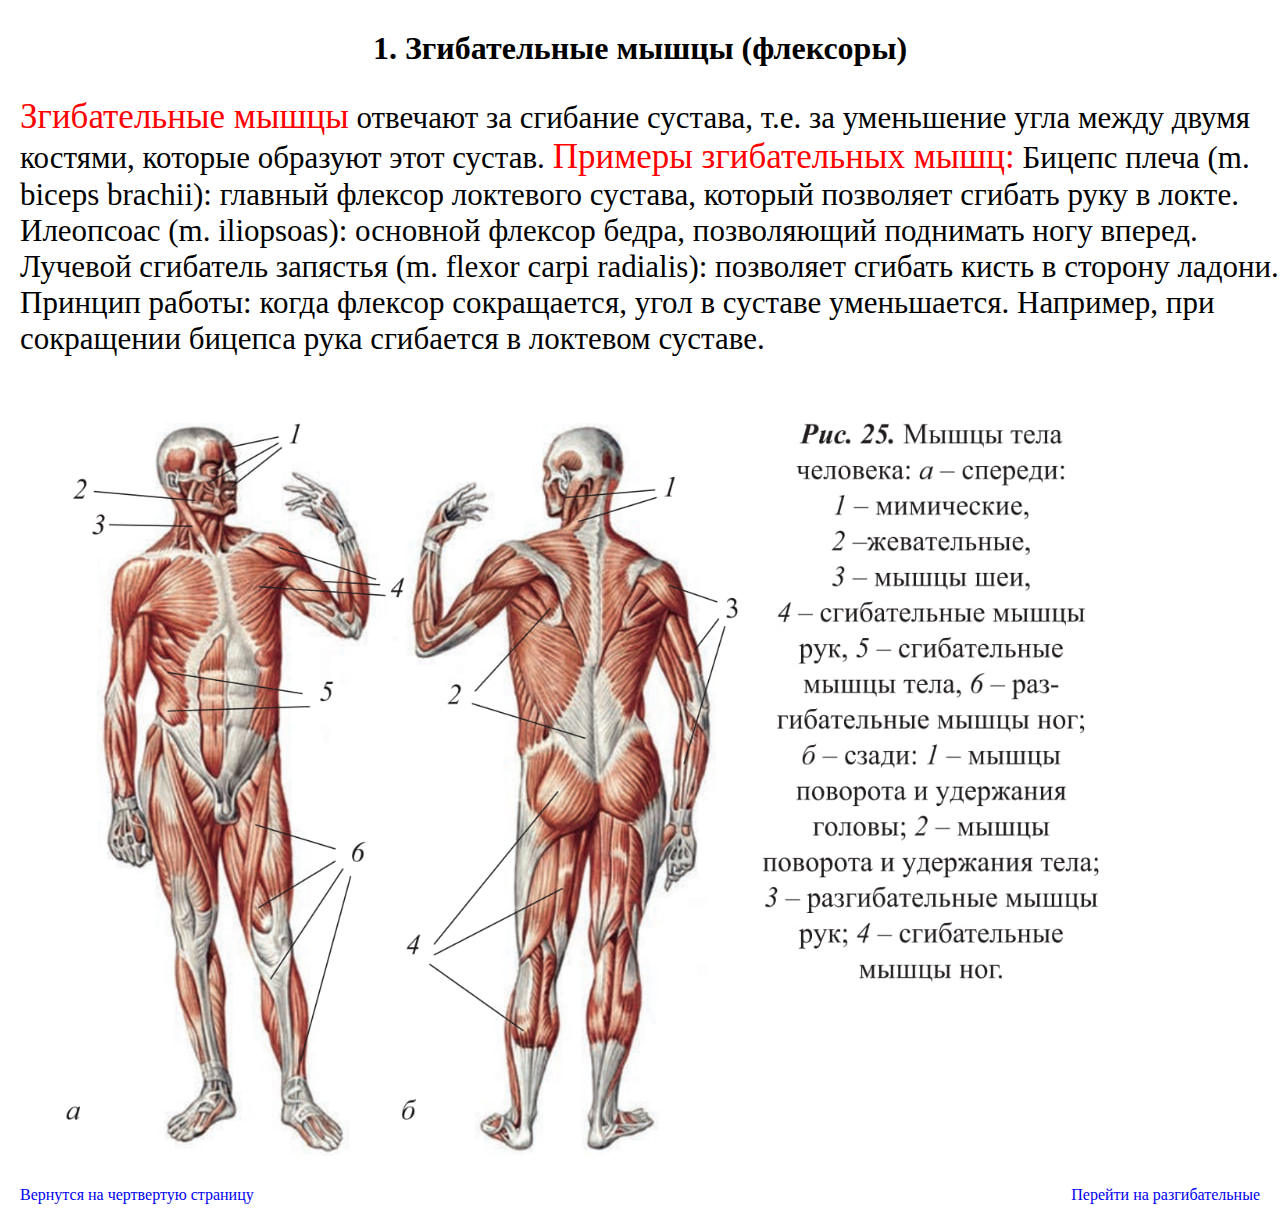
<file: zgib.html>
<!DOCTYPE html>
<html lang="en">
<head>
    <meta charset="UTF-8">
    <meta name="viewport" content="width=device-width, initial-scale=1.0">
    <title>Згибательные мышцы</title>
    <link rel="stylesheet" href="style.css">
</head>
<body>
    <h1 class="h1_biseps_and_triseps">1. Згибательные мышцы (флексоры)</h1>
    <p class="lorem1">
        <span>Згибательные мышцы</span> отвечают за сгибание сустава, т.е. за уменьшение угла между двумя костями, которые образуют этот сустав.

 <span>Примеры згибательных мышц:</span>

Бицепс плеча (m. biceps brachii): главный флексор локтевого сустава, который позволяет сгибать руку в локте.
Илеопсоас (m. iliopsoas): основной флексор бедра, позволяющий поднимать ногу вперед.
Лучевой сгибатель запястья (m. flexor carpi radialis): позволяет сгибать кисть в сторону ладони.
Принцип работы: когда флексор сокращается, угол в суставе уменьшается. Например, при сокращении бицепса рука сгибается в локтевом суставе.
    </p>
    
    <img src="img/dude.jpg" alt="">
    
    <div class="a_a">
        <a href="fourth.html">Вернутся на чертвертую страницу</a>
        <a href="unzgib.html">Перейти на разгибательные</a>  
    </div>
    
    
    
    
    
    
    
    
    
</body>
</html>
</file>
<file: style.css>
*{
    margin: 0;
    padding: 0;
    box-sizing: border-box;
}
a{
    text-decoration: none;
}


.razgebaivnie{
    display: flex;
    flex-wrap: wrap;
    justify-content: space-evenly;
}

.h1_biseps_and_triseps{
    display: flex;
    justify-content: center;
    margin: 30px;
}
.lorem1{
    font-size:31px;
    padding-left: 20px;
}
span{
    color: red;
    font-size:35px;
}
.img_biseps_and_trispes{
    display: flex;
    justify-content: center;
    align-items: center;
}
.img_biseps_and_trispe{
    display: flex;
    justify-content: space-evenly;
    align-items: center;
}
.a_second{
    display: flex;
    justify-content: end;
    padding: 20px;
}
h2{
    font-size: 40px;
    
}
.img_kvadriceps_bedrenaya{
    display: flex;
    font-display: column;
    align-items: center;
    justify-content: space-between;
    padding: 30px;
}
.a_a{
    display: flex;
    justify-content: space-between;
    padding: 20px;
}
.chest_muscule{
    display: flex;
    justify-content: center;
    padding: 20px;
}
.img_chest_muscule_trapesiya{
    display: flex;
}
.chest_muscule{
    margin-right: 200px;
}
</file>
